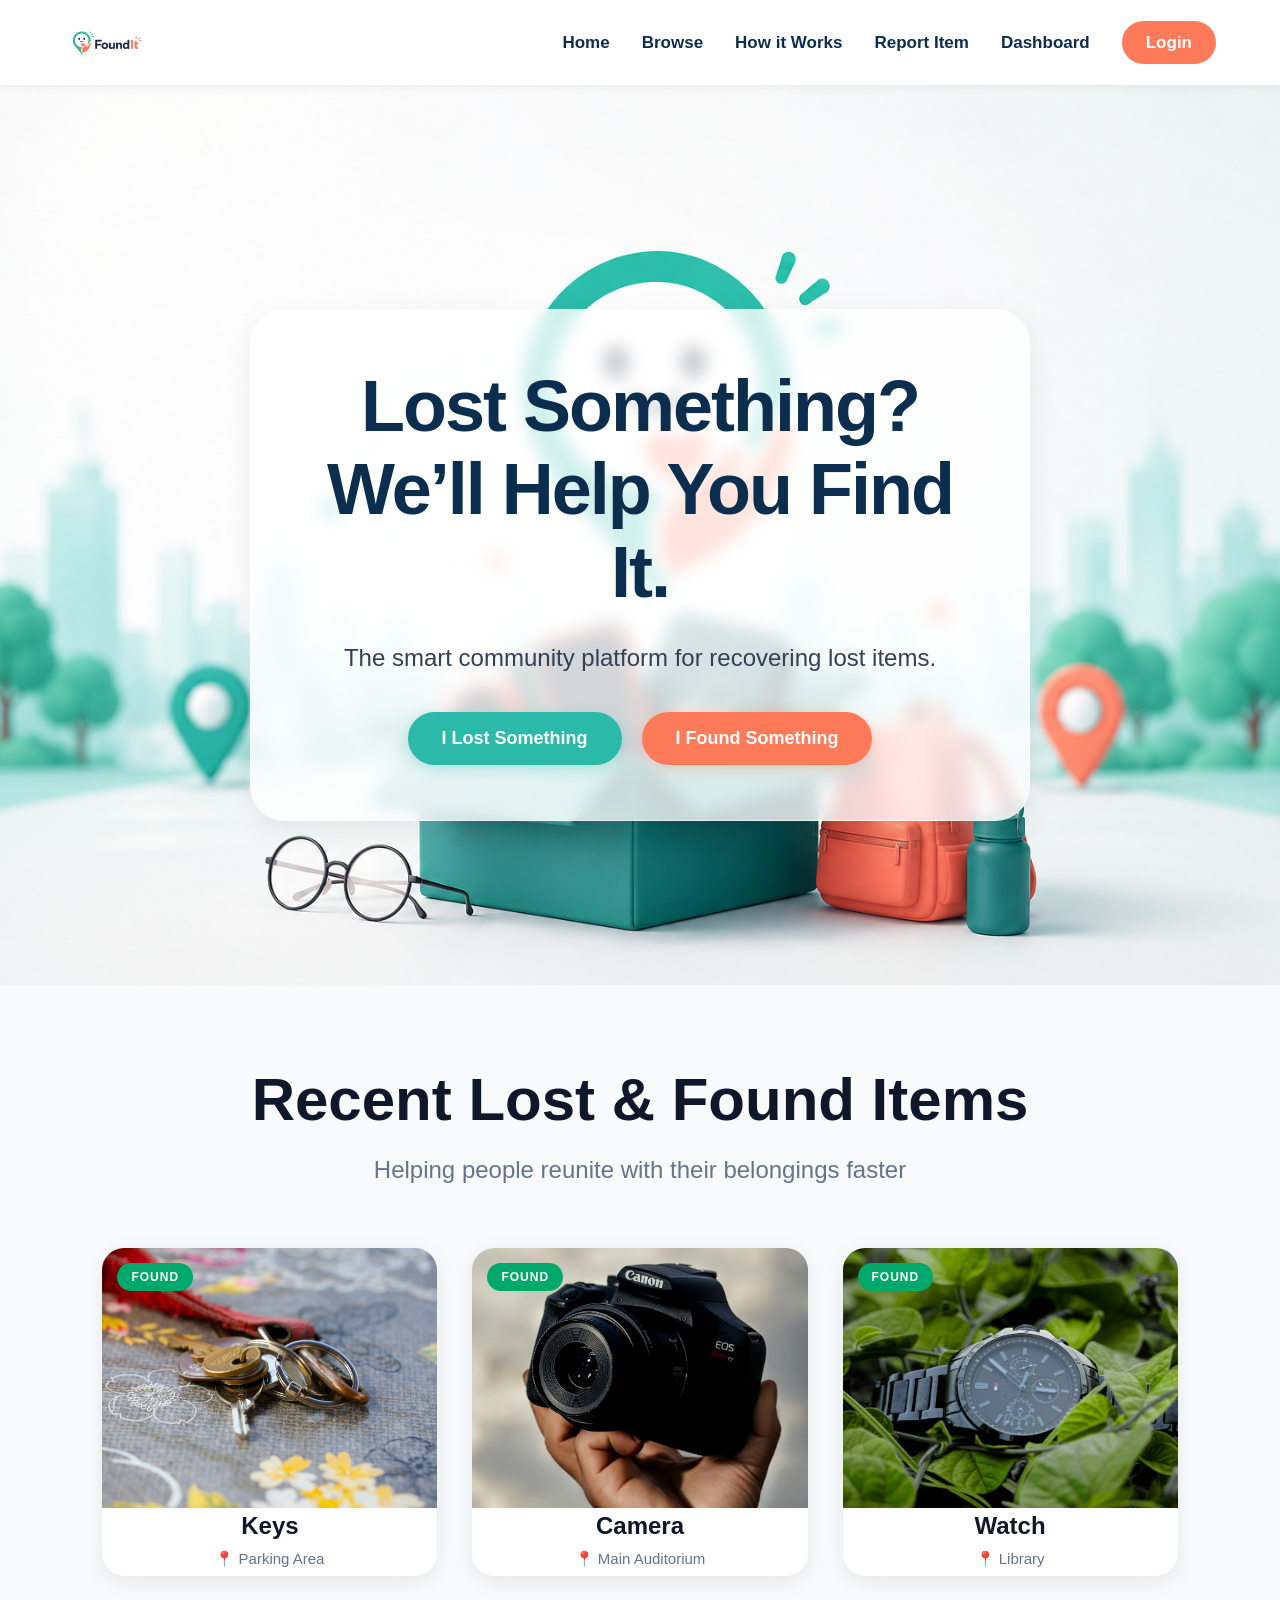
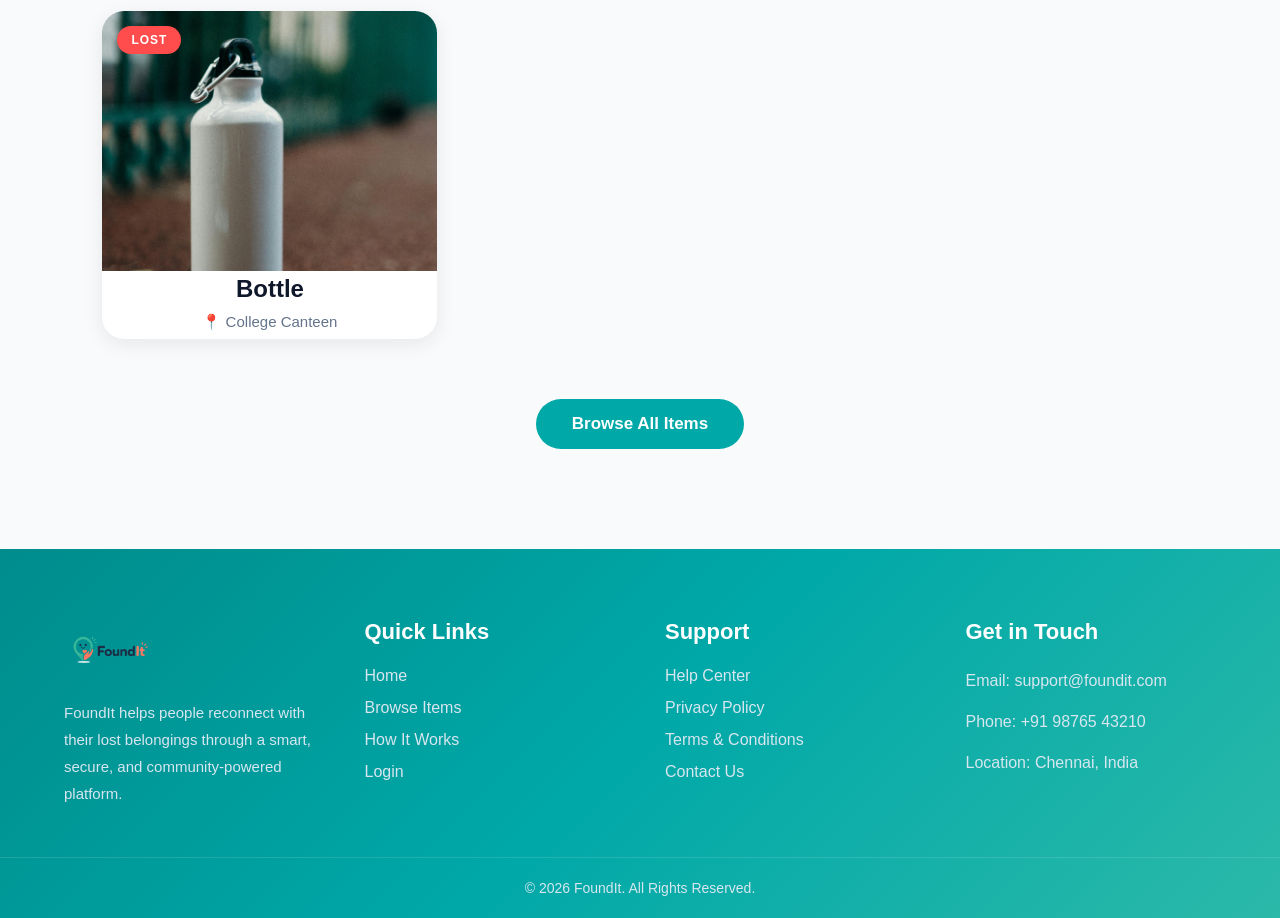
<file: frontend/index.html>
<!DOCTYPE html>

<html lang="en">
<head>
<meta charset="UTF-8">
<meta name="viewport" content="width=device-width, initial-scale=1.0">
<title>FoundIt - Lost & Found</title>
<link rel="stylesheet" href="css/styles.css">
</head>

<body>

<!-- NAVBAR -->

<nav class="navbar">

<div class="logo-area">
    <img src="images/logo.png" class="logo">
</div>

<div class="menu-toggle" id="menuToggle">
    ☰
</div>

<ul class="nav-links">

    <li><a href="index.html">Home</a></li>

    <li><a href="browse.html">Browse</a></li>

    <li><a href="howitworks.html">How it Works</a></li>

    <li><a href="report.html">Report Item</a></li>

    <li><a href="dashboard.html">Dashboard</a></li>

    <li><a href="login.html" class="login-btn">Login</a></li>

</ul>

</nav>

<!-- HERO FULL SCREEN -->

<section class="hero">

<div class="hero-overlay"></div>

<div class="hero-content">

    <h1>Lost Something?<br>We’ll Help You Find It.</h1>

    <p>
        The smart community platform for recovering lost items.
    </p>

    <div class="hero-buttons">

        <a href="report.html?type=lost">
            <button class="lost-btn">
                I Lost Something
            </button>
        </a>

        <a href="report.html?type=found">
            <button class="found-btn">
                I Found Something
            </button>
        </a>

    </div>

</div>

</section>

<!-- RECENT ITEMS SECTION -->

<section class="recent-items">

<div class="recent-header">

    <h2>Recent Lost & Found Items</h2>

    <p class="section-subtitle">
        Helping people reunite with their belongings faster
    </p>

</div>

<div class="items-grid">

    <div class="item-card">
        <img src="images/idcard.jpg" alt="Lost idcard">
        <h3>ID Card</h3>
        <p>Found near Library</p>
    </div>

    <div class="item-card">
        <img src="images/wallet.jpg" alt="Lost wallet">
        <h3>Wallet</h3>
        <p>Lost in Cafeteria</p>
    </div>

    <div class="item-card">
        <img src="images/keys.jpeg" alt="Lost Keys">
        <h3>Keys</h3>
        <p>Found in Parking Area</p>
    </div>

    <div class="item-card">
        <img src="images/phone.jpg" alt="Lost Phone">
        <h3>Phone</h3>
        <p>Lost in Auditorium</p>
    </div>

</div>

<div class="browse-btn-wrapper">

    <a href="browse.html" class="browse-btn">
        Browse All Items
    </a>

</div>

</section>

<!-- FOOTER -->

<footer class="footer">

<div class="footer-container">

    <div class="footer-about">

        <img src="images/logo.png"
             alt="FoundIt Logo"
             class="footer-logo">

        <p>
            FoundIt helps people reconnect with their lost belongings
            through a smart, secure, and community-powered platform.
        </p>

    </div>

    <div class="footer-links">

        <h3>Quick Links</h3>

        <a href="index.html">Home</a>
        <a href="browse.html">Browse Items</a>
        <a href="howitworks.html">How It Works</a>
        <a href="login.html">Login</a>

    </div>

    <div class="footer-links">

        <h3>Support</h3>

        <a href="#">Help Center</a>
        <a href="#">Privacy Policy</a>
        <a href="#">Terms & Conditions</a>
        <a href="#">Contact Us</a>

    </div>

    <div class="footer-contact">

        <h3>Get in Touch</h3>

        <p>Email: support@foundit.com</p>
        <p>Phone: +91 98765 43210</p>
        <p>Location: Chennai, India</p>

    </div>

</div>

<div class="footer-bottom">

    <p>© 2026 FoundIt. All Rights Reserved.</p>

</div>

</footer>

<script src="js/storage.js"></script>
<script src="js/auth.js"></script>
<script src="js/notifications.js"></script>
<script src="js/chat.js"></script>
<script src="js/browse.js"></script>
<script src="js/admin.js"></script>
<script src="js/dashboard.js"></script>
<script src="js/script.js"></script>

</body>
</html>
</file>
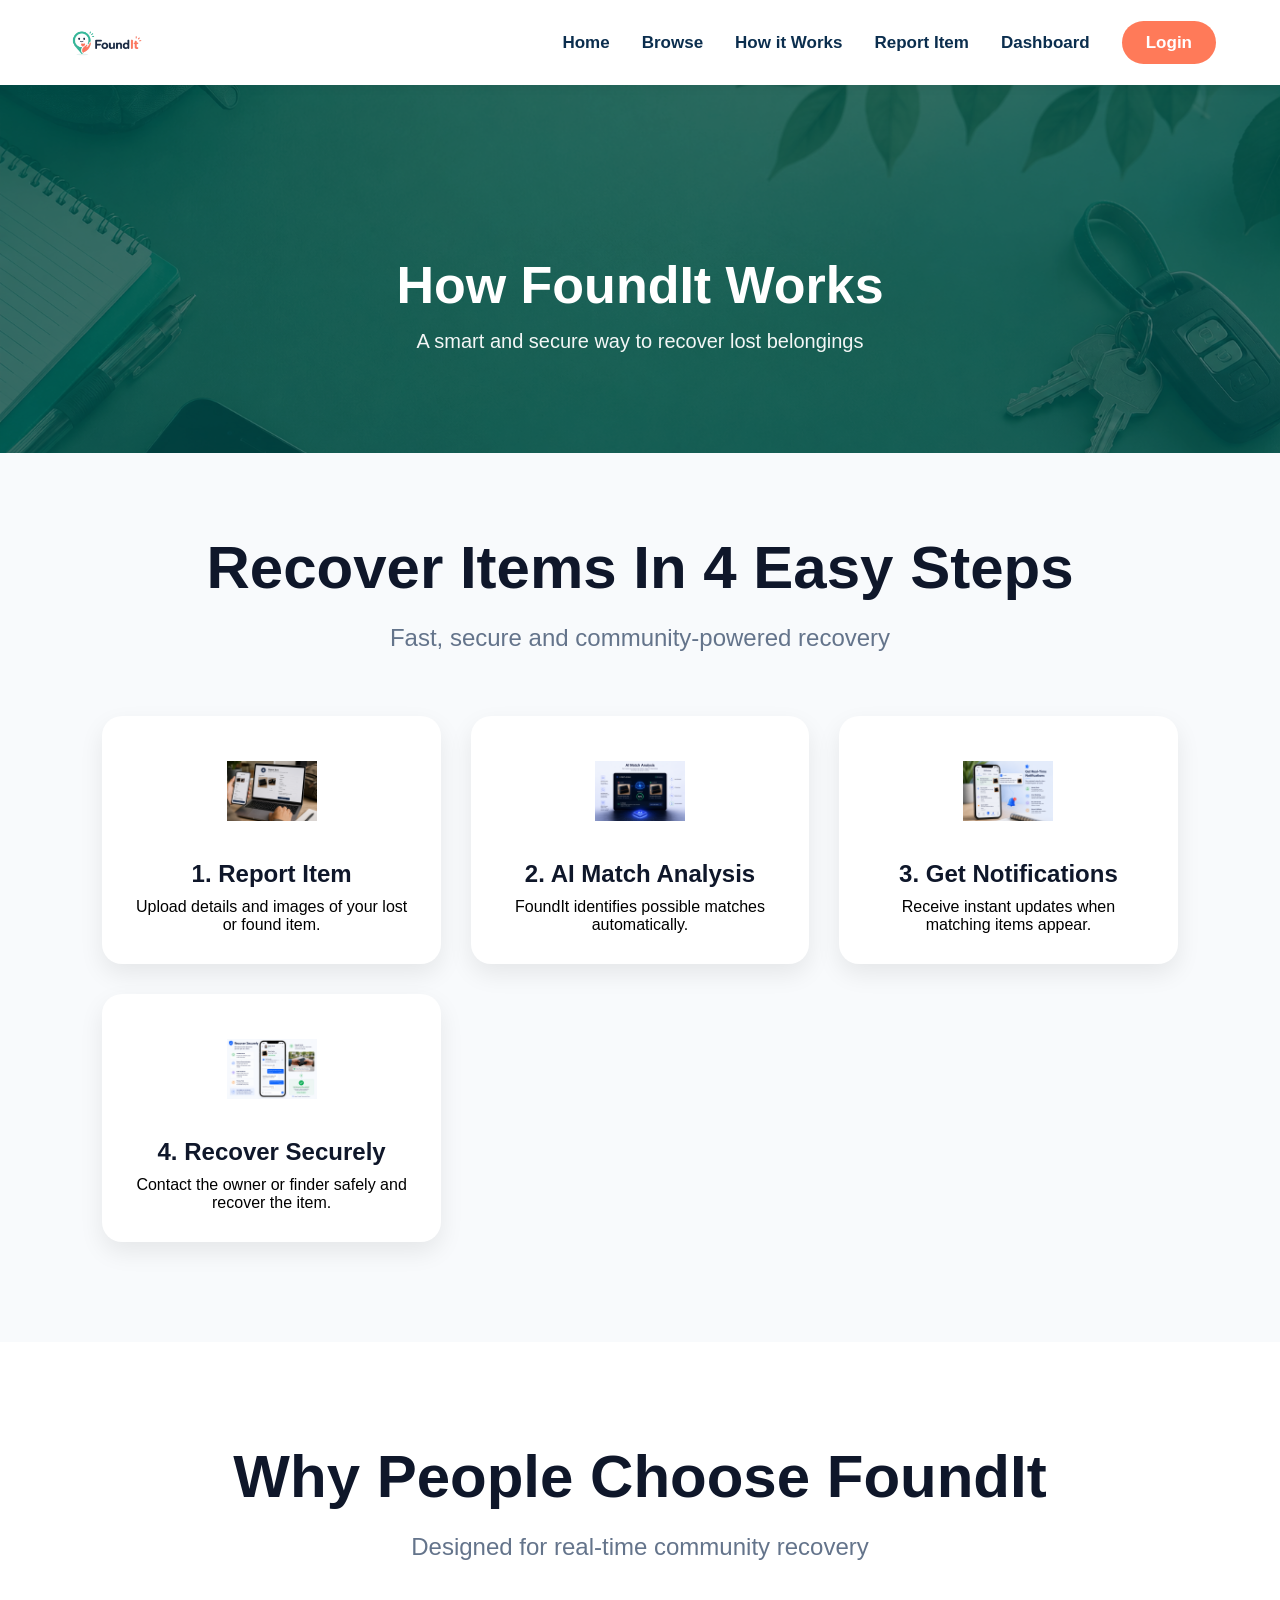
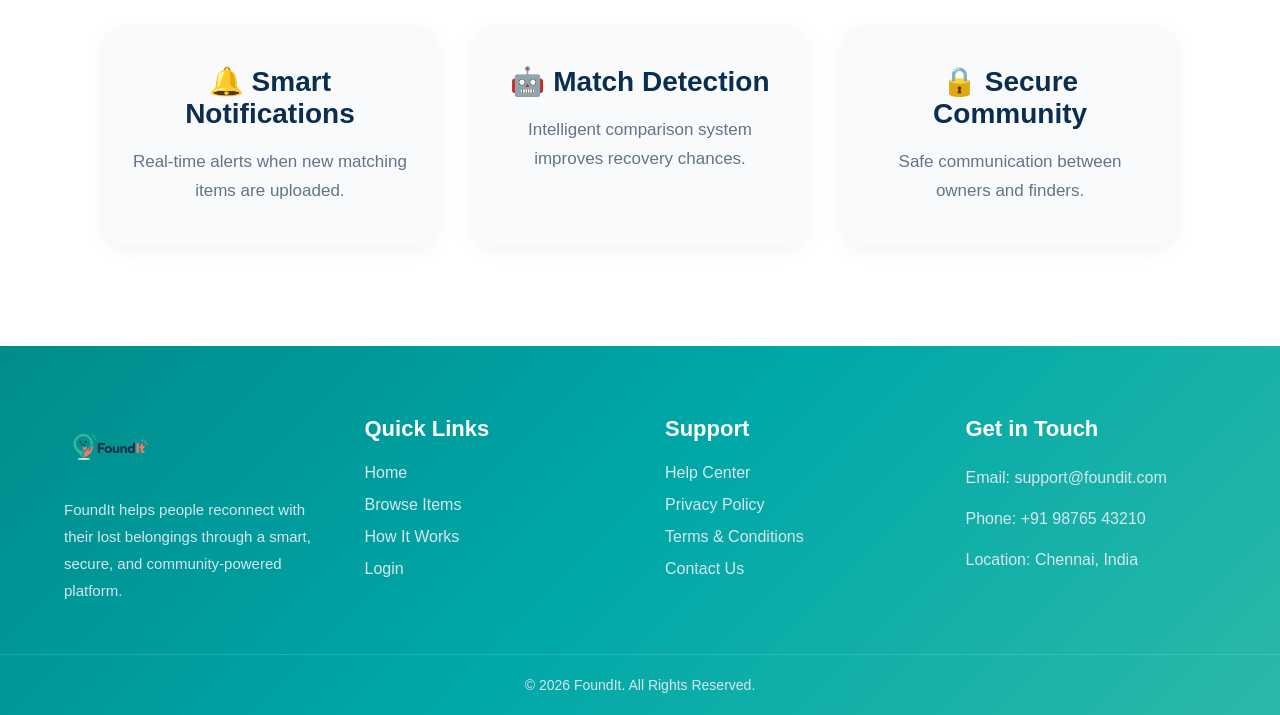
<file: frontend/howitworks.html>
<!DOCTYPE html>
<html lang="en">

<head>
    <meta charset="UTF-8">
    <meta name="viewport" content="width=device-width, initial-scale=1.0">
    <title>How It Works | FoundIt</title>

    <link rel="stylesheet" href="css/styles.css">
</head>

<body>

    <!-- NAVBAR -->
    <nav class="navbar">

        <div class="logo-area">
            <img src="images/logo.png" class="logo" alt="FoundIt Logo">
        </div>

        <div class="menu-toggle" id="menuToggle">
            ☰
        </div>

        <ul class="nav-links">
            <li><a href="index.html">Home</a></li>
            <li><a href="browse.html">Browse</a></li>
            <li><a href="howitworks.html">How it Works</a></li>
            <li><a href="report.html">Report Item</a></li>
            <li><a href="dashboard.html">Dashboard</a></li>
            <li><a href="login.html" class="login-btn">Login</a></li>
        </ul>

    </nav>

    <!-- HERO -->
    <section class="browse-hero">

        <h1>How FoundIt Works</h1>

        <p>
            A smart and secure way to recover lost belongings
        </p>

    </section>

    <!-- PROCESS SECTION -->
    <section class="recent-items">

        <div class="recent-header">

            <h2>Recover Items In 4 Easy Steps</h2>

            <p class="section-subtitle">
                Fast, secure and community-powered recovery
            </p>

        </div>

        <!-- CHANGED FROM items-grid -->
        <div class="steps-grid">

            <!-- STEP 1 -->
            <div class="item-card">

                <img src="images/report.png" alt="Report Item">

                <h3>1. Report Item</h3>

                <p>
                    Upload details and images of your lost or found item.
                </p>

            </div>

            <!-- STEP 2 -->
            <div class="item-card">

                <img src="images/ai-analysis.png" alt="AI Analysis">

                <h3>2. AI Match Analysis</h3>

                <p>
                    FoundIt identifies possible matches automatically.
                </p>

            </div>

            <!-- STEP 3 -->
            <div class="item-card">

                <img src="images/notification.png" alt="Notifications">

                <h3>3. Get Notifications</h3>

                <p>
                    Receive instant updates when matching items appear.
                </p>

            </div>

            <!-- STEP 4 -->
            <div class="item-card">

                <img src="images/secure.png" alt="Secure Recovery">

                <h3>4. Recover Securely</h3>

                <p>
                    Contact the owner or finder safely and recover the item.
                </p>

            </div>

        </div>

    </section>

    <!-- EXTRA FEATURES -->
    <section class="how-features">

        <div class="recent-header">

            <h2>Why People Choose FoundIt</h2>

            <p class="section-subtitle">
                Designed for real-time community recovery
            </p>

        </div>

        <div class="features-grid">

            <div class="feature-card">

                <h3>🔔 Smart Notifications</h3>

                <p>
                    Real-time alerts when new matching items are uploaded.
                </p>

            </div>

            <div class="feature-card">

                <h3>🤖 Match Detection</h3>

                <p>
                    Intelligent comparison system improves recovery chances.
                </p>

            </div>

            <div class="feature-card">

                <h3>🔒 Secure Community</h3>

                <p>
                    Safe communication between owners and finders.
                </p>

            </div>

        </div>

    </section>

    <!-- FOOTER -->
    <footer class="footer">

        <div class="footer-container">

            <div class="footer-about">

                <img src="images/logo.png" alt="FoundIt Logo" class="footer-logo">

                <p>
                    FoundIt helps people reconnect with their lost belongings
                    through a smart, secure, and community-powered platform.
                </p>

            </div>

            <div class="footer-links">

                <h3>Quick Links</h3>

                <a href="index.html">Home</a>
                <a href="browse.html">Browse Items</a>
                <a href="howitworks.html">How It Works</a>
                <a href="login.html">Login</a>

            </div>

            <div class="footer-links">

                <h3>Support</h3>

                <a href="#">Help Center</a>
                <a href="#">Privacy Policy</a>
                <a href="#">Terms & Conditions</a>
                <a href="#">Contact Us</a>

            </div>

            <div class="footer-contact">

                <h3>Get in Touch</h3>

                <p>Email: support@foundit.com</p>
                <p>Phone: +91 98765 43210</p>
                <p>Location: Chennai, India</p>

            </div>

        </div>

        <div class="footer-bottom">

            <p>© 2026 FoundIt. All Rights Reserved.</p>

        </div>

    </footer>

    <!-- ONLY THIS SCRIPT -->
    <script src="js/script.js"></script>

</body>

</html>
</file>
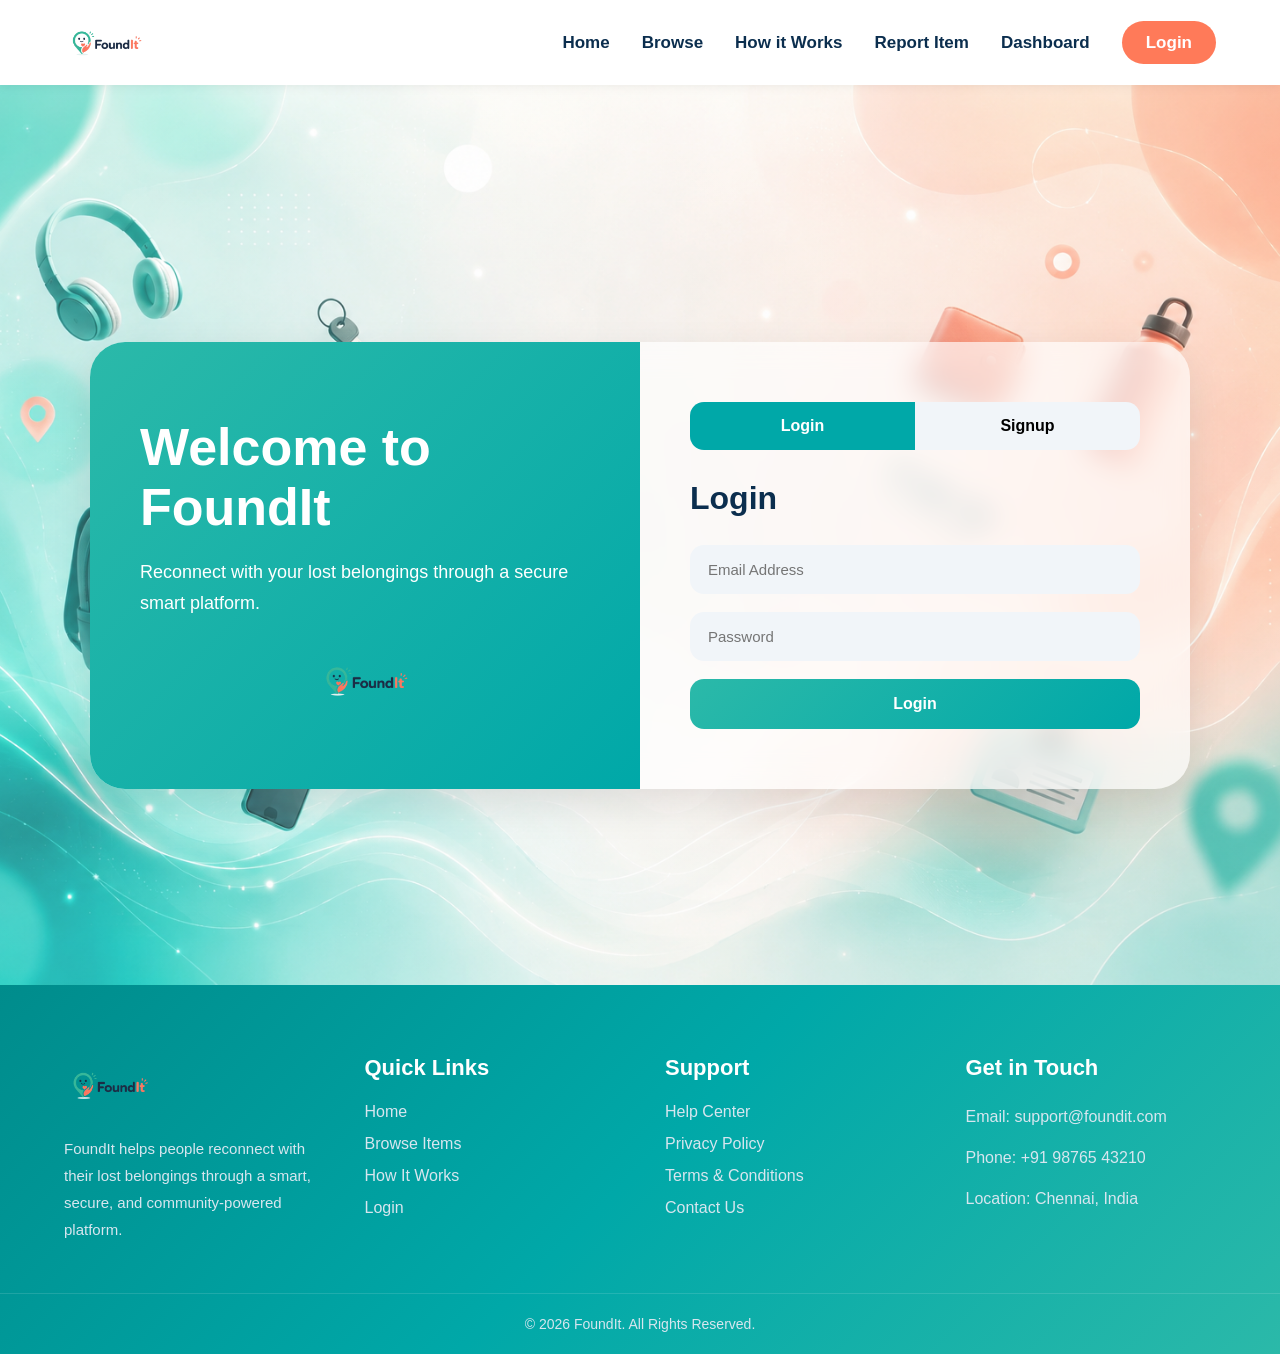
<file: frontend/login.html>
<!DOCTYPE html>
<html lang="en">

<head>
<meta charset="UTF-8">
<meta name="viewport" content="width=device-width, initial-scale=1.0">

<title>Login - FoundIt</title>

<link rel="stylesheet" href="css/styles.css">

</head>

<body>

<!-- NAVBAR -->
<nav class="navbar">

    <div class="logo-area">
        <img src="images/logo.png" class="logo-img">
    </div>

    <div class="menu-toggle" id="menuToggle">
        ☰
    </div>

    <ul class="nav-links">
        <li><a href="index.html">Home</a></li>
        <li><a href="browse.html">Browse</a></li>
        <li><a href="howitworks.html">How it Works</a></li>
        <li><a href="report.html">Report Item</a></li>
        <li><a href="dashboard.html">Dashboard</a></li>
         <li><a href="login.html" class="login-btn">Login</a></li>
    </ul>

</nav>

<!-- LOGIN SECTION -->
<section class="login-section">

    <div class="login-container">

        <!-- LEFT -->
        <div class="login-left">

            <h1>Welcome to FoundIt</h1>

            <p>
                Reconnect with your lost belongings
                through a secure smart platform.
            </p>

            <img src="images/logo.png" class="login-logo">

        </div>

        <!-- RIGHT -->
        <div class="login-right">

            <!-- TOGGLE -->
            <div class="form-toggle">

                <button id="loginToggle"
                    class="active-toggle">
                    Login
                </button>

                <button id="signupToggle">
                    Signup
                </button>

            </div>

            <!-- LOGIN FORM -->
            <form id="loginForm" class="auth-form">

                <h2>Login</h2>

                <input
                    type="email"
                    id="loginEmail"
                    placeholder="Email Address"
                    required
                >

                <input
                    type="password"
                    id="loginPassword"
                    placeholder="Password"
                    required
                >

                <button type="submit">
                    Login
                </button>

            </form>

            <!-- SIGNUP FORM -->
            <form id="signupForm"
                class="auth-form hidden-form">

                <h2>Create Account</h2>

                <input
                    type="text"
                    id="signupName"
                    placeholder="Full Name"
                    required
                >

                <input
                    type="email"
                    id="signupEmail"
                    placeholder="Email Address"
                    required
                >

                <input
                    type="password"
                    id="signupPassword"
                    placeholder="Password"
                    required
                >

                <button type="submit">
                    Signup
                </button>

            </form>

        </div>

    </div>

</section>

<footer class="footer">

    <div class="footer-container">

        <!-- LEFT -->
        <div class="footer-about">

            <img src="images/logo.png" alt="FoundIt Logo" class="footer-logo">

            <p>
                FoundIt helps people reconnect with their lost belongings
                through a smart, secure, and community-powered platform.
            </p>

        </div>

        <!-- QUICK LINKS -->
        <div class="footer-links">

            <h3>Quick Links</h3>

            <a href="index.html">Home</a>
            <a href="browse.html">Browse Items</a>
            <a href="howitworks.html">How It Works</a>
            <a href="login.html">Login</a>

        </div>

        <!-- SUPPORT -->
        <div class="footer-links">

            <h3>Support</h3>

            <a href="#">Help Center</a>
            <a href="#">Privacy Policy</a>
            <a href="#">Terms & Conditions</a>
            <a href="#">Contact Us</a>

        </div>

        <!-- CONTACT -->
        <div class="footer-contact">

            <h3>Get in Touch</h3>

            <p>Email: support@foundit.com</p>
            <p>Phone: +91 98765 43210</p>
            <p>Location: Chennai, India</p>

        </div>

    </div>

    <!-- BOTTOM -->
    <div class="footer-bottom">

        <p>© 2026 FoundIt. All Rights Reserved.</p>

    </div>

</footer>
<script src="js/storage.js"></script>
<script src="js/auth.js"></script>
<script src="js/notifications.js"></script>
<script src="js/chat.js"></script>
<script src="js/browse.js"></script>
<script src="js/admin.js"></script>
<script src="js/dashboard.js"></script>
<script src="js/script.js"></script>

</body>
</html>
</file>
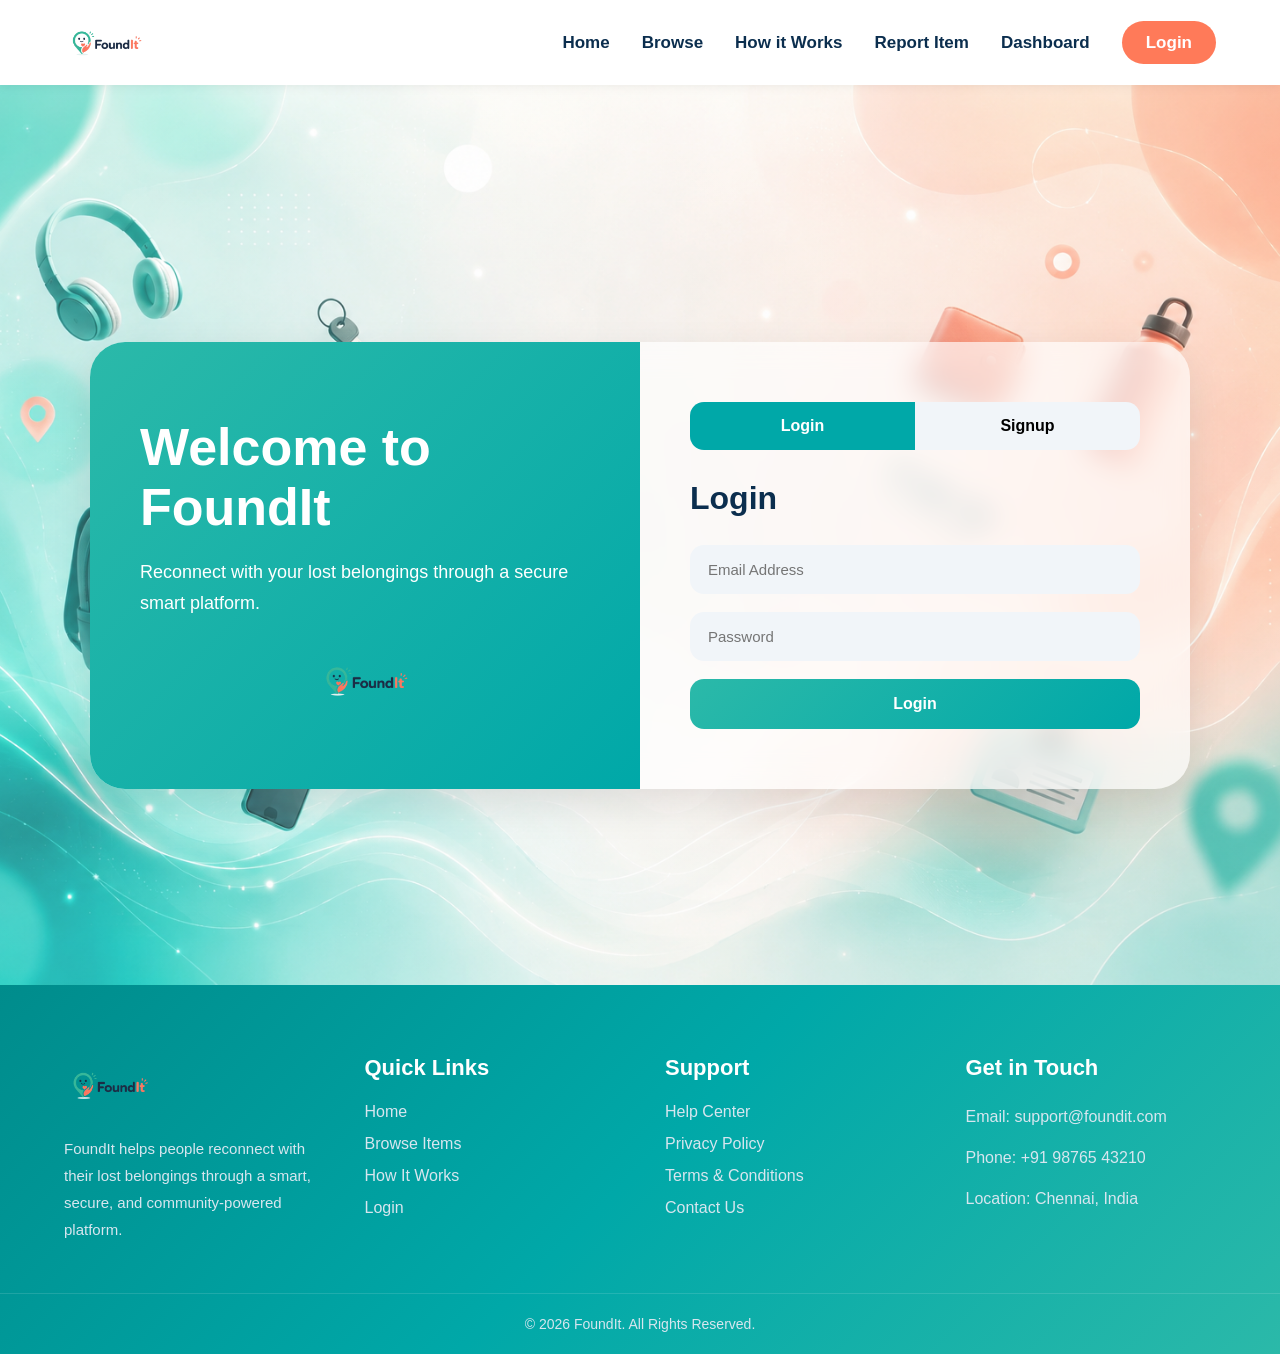
<file: frontend/report.html>
<!DOCTYPE html>
<html lang="en">

<head>

<meta charset="UTF-8">

<meta name="viewport" content="width=device-width, initial-scale=1.0">

<title>Report Item - FoundIt</title>

<link rel="stylesheet" href="css/styles.css">

</head>

<body>

<!-- NAVBAR -->

<nav class="navbar">

    <div class="logo-area">

        <img src="images/logo.png" class="logo-img">

    </div>

    <div class="menu-toggle" id="menuToggle">

        ☰

    </div>

    <ul class="nav-links">

        <li><a href="index.html">Home</a></li>

        <li><a href="browse.html">Browse</a></li>

        <li><a href="howitworks.html">How it Works</a></li>

        <li><a href="report.html">Report Item</a></li>

        <li><a href="dashboard.html">Dashboard</a></li>

        <li><a href="login.html" class="login-btn">Login</a></li>

    </ul>

</nav>

<!-- REPORT SECTION -->

<section class="report-section">

    <h1>Report Lost / Found Item</h1>

    <p>
        Submit details about your lost or found item securely.
    </p>

    <!-- FORM -->

    <form class="report-form" id="reportForm">

        <!-- TITLE -->

        <input 
            type="text" 
            id="title" 
            placeholder="Item Name"
            required
        >

        <!-- LOCATION -->

        <input 
            type="text" 
            id="location" 
            placeholder="Location"
            required
        >

        <!-- CATEGORY -->

        <select id="category" required>

            <option value="">
                Select Category
            </option>

            <option value="Electronics">
                Electronics
            </option>

            <option value="Wallet">
                Wallet
            </option>

            <option value="Keys">
                Keys
            </option>

            <option value="ID Card">
                ID Card
            </option>

            <option value="Bag">
                Bag
            </option>

        </select>

        <!-- TYPE -->

        <select id="type" required>

            <option value="">
                Select Type
            </option>

            <option value="lost">
                Lost
            </option>

            <option value="found">
                Found
            </option>

        </select>

        <!-- DESCRIPTION -->

        <textarea
            id="description"
            placeholder="Describe the item..."
        ></textarea>

        <!-- IMAGE -->

        <input type="file" id="image">

        <!-- BUTTON -->

        <button type="submit">

            Submit Report

        </button>

    </form>

</section>

<!-- FOOTER -->

<footer class="footer">

    <div class="footer-container">

        <!-- ABOUT -->

        <div class="footer-about">

            <img 
                src="images/logo.png"
                alt="FoundIt Logo"
                class="footer-logo"
            >

            <p>
                FoundIt helps people reconnect with their lost belongings
                through a smart, secure, and community-powered platform.
            </p>

        </div>

        <!-- QUICK LINKS -->

        <div class="footer-links">

            <h3>Quick Links</h3>

            <a href="index.html">Home</a>

            <a href="browse.html">Browse Items</a>

            <a href="howitworks.html">How It Works</a>

            <a href="report.html">Report Item</a>

        </div>

        <!-- SUPPORT -->

        <div class="footer-links">

            <h3>Support</h3>

            <a href="#">Help Center</a>

            <a href="#">Privacy Policy</a>

            <a href="#">Terms & Conditions</a>

            <a href="#">Contact Us</a>

        </div>

        <!-- CONTACT -->

        <div class="footer-contact">

            <h3>Get in Touch</h3>

            <p>Email: support@foundit.com</p>

            <p>Phone: +91 98765 43210</p>

            <p>Location: Chennai, India</p>

        </div>

    </div>

    <!-- FOOTER BOTTOM -->

    <div class="footer-bottom">

        <p>© 2026 FoundIt. All Rights Reserved.</p>

    </div>

</footer>

<script src="js/storage.js"></script>
<script src="js/auth.js"></script>
<script src="js/notifications.js"></script>
<script src="js/chat.js"></script>
<script src="js/browse.js"></script>
<script src="js/admin.js"></script>
<script src="js/dashboard.js"></script>
<script src="js/script.js"></script>

</body>
</html>
</file>
<file: frontend/css/styles.css>
/* =========================
   RESET
========================= */
*{
    margin:0;
    padding:0;
    box-sizing:border-box;
    font-family:'Segoe UI', sans-serif;
}

html{
    scroll-behavior:smooth;
}

body{
    background:#f8fafc;
    overflow-x:hidden;
}

/* =========================
   COLORS
========================= */
:root{
    --primary:#2bb9a9;
    --secondary:#ff7a59;
    --dark:#1c2b36;
    --light:#ffffff;
}

/* =========================
   NAVBAR
========================= */
/* =========================
   NAVBAR (UNIFIED FIX)
========================= */

.navbar{
    position: sticky;
    top: 0;
    width: 100%;
    height: 85px;

    display: flex;
    justify-content: space-between;
    align-items: center;

    padding: 0 5%;

    background: rgba(255,255,255,0.95);
    backdrop-filter: blur(12px);

    box-shadow: 0 2px 10px rgba(0,0,0,0.06);

    z-index: 1000;
}

/* LOGO */


/* NAV LINKS (DESKTOP) */
.nav-links{
    display: flex;
    align-items: center;
    gap: 32px;

    list-style: none;
}

/* LINKS */
.nav-links a{
    text-decoration: none;
    color: #0B2E4E;
    font-weight: 700;
    font-size: 17px;
    transition: 0.3s;
}

.nav-links a:hover{
    color: var(--secondary);
}

/* LOGIN BUTTON */
.login-btn{
    background: var(--secondary);
    color: white !important;

    padding: 12px 22px;
    border-radius: 30px;

    transition: 0.3s;
}

.login-btn:hover{
    background: #ff6a45;
    transform: translateY(-2px);
}

/* HAMBURGER */
.menu-toggle{
    display: none;
    font-size: 34px;
    cursor: pointer;
    color: #0B2E4E;
}

/* MOBILE */
@media(max-width:768px){

    .menu-toggle{
        display: block;
    }

    .nav-links{
        position: fixed;
        top: 85px;
        right: -100%;

        width: 260px;
        height: calc(100vh - 85px);

        background: white;

        flex-direction: column;
        align-items: center;
        justify-content: flex-start;

        padding-top: 50px;
        gap: 28px;

        transition: 0.4s ease;

        box-shadow: -5px 0 20px rgba(0,0,0,0.08);
    }

    .nav-links.active{
        right: 0;
    }

    .nav-links li{
        width: 100%;
        text-align: center;
    }

    .nav-links a{
        display: block;
        width: 100%;
        padding: 12px;
    }
}
/* LOGIN BUTTON */
.login-btn{
    background:var(--secondary);

    color:white !important;

    padding:12px 24px;

    border-radius:30px;

    transition:0.3s;
}

.login-btn:hover{
    background:#ff6a45;

    transform:translateY(-2px);
}

/* =========================
   HERO SECTION
========================= */
.hero{
    min-height:100vh;

    background:url("../images/hero.png") center/cover no-repeat;

    display:flex;
    align-items:center;
    justify-content:center;

    position:relative;

    padding:120px 20px 60px;
}

/* HERO CONTENT */
.hero-content{
    position:relative;

    text-align:center;

    max-width:780px;

    padding:55px 45px;

    z-index:2;

    background:rgba(255,255,255,0.78);

    backdrop-filter:blur(8px);

    border-radius:35px;

    border:1px solid rgba(255,255,255,0.5);

    box-shadow:0 8px 30px rgba(0,0,0,0.08);
}

/* HERO TITLE */
.hero-content h1{
    font-size:72px;

    color:#0B2E4E;

    line-height:1.15;

    margin-bottom:25px;

    font-weight:800;

    letter-spacing:-2px;
}

/* HERO DESCRIPTION */
.hero-content p{
    font-size:24px;

    margin-bottom:35px;

    color:#334155;

    line-height:1.6;

    font-weight:500;
}

/* HERO BUTTONS */
.hero-buttons{
    display:flex;

    justify-content:center;

    gap:20px;

    flex-wrap:wrap;
}

.hero-buttons button{
    padding:16px 34px;

    border:none;

    border-radius:40px;

    font-size:18px;

    font-weight:600;

    cursor:pointer;

    transition:0.3s;
}

/* LOST BUTTON */
.lost-btn{
    background:var(--primary);

    color:white;

    box-shadow:0 4px 14px rgba(43,185,169,0.3);
}

/* FOUND BUTTON */
.found-btn{
    background:var(--secondary);

    color:white;

    box-shadow:0 4px 14px rgba(255,122,89,0.3);
}

/* BUTTON HOVER */
.hero-buttons button:hover{
    transform:translateY(-4px) scale(1.03);
}

/* =========================
   RECENT ITEMS
========================= */
.recent-items{
    padding:80px 8% 100px;

    background:#f8fafc;
}

/* HEADER */
.recent-header{
    text-align:center;

    margin-bottom:60px;
}

.recent-header h2{
    font-size:60px;

    color:#0f172a;

    margin-bottom:18px;

    font-weight:700;
}

.section-subtitle{
    color:#64748b;

    font-size:24px;

    line-height:1.5;
}

/* =========================
   ITEMS GRID
========================= */
.items-grid{
    display:grid;

    grid-template-columns:
    repeat(auto-fit, minmax(280px,1fr));

    gap:35px;

    margin-top:20px;
}

/* ITEM CARD */
.item-card{
    background:white;

    border-radius:22px;

    overflow:hidden;

    box-shadow:0 5px 20px rgba(0,0,0,0.08);

    transition:0.3s;

    position:relative;
}

.item-card:hover{
    transform:translateY(-8px);

    box-shadow:0 14px 30px rgba(0,0,0,0.12);
}

/* IMAGE */
.item-card img{
    width:100%;

    height:260px;

    object-fit:cover;
}

/* TAG */
.tag{
    position:absolute;

    top:15px;
    left:15px;

    padding:7px 14px;

    border-radius:30px;

    color:white;

    font-size:12px;

    font-weight:700;

    letter-spacing:1px;

    z-index:2;
}

.found{
    background:#00A86B;
}

.lost{
    background:#ff4d4d;
}

/* ITEM INFO */
.item-info{
    padding:22px;
}

/* TITLE */
.item-card h3{
    font-size:24px;

    color:#0f172a;

    margin-bottom:10px;

    text-align:center;
}

/* LOCATION */
.location{
    color:#64748b;

    font-size:16px;

    margin-bottom:8px;

    text-align:center;
}

/* DATE */
.date{
    color:#94a3b8;

    font-size:14px;

    margin-bottom:20px;

    text-align:center;
}

/* DETAILS BUTTON */
.details-btn{
    width:100%;

    padding:14px;

    border:none;

    border-radius:14px;

    background:#00A8A8;

    color:white;

    font-size:15px;

    font-weight:600;

    cursor:pointer;

    transition:0.3s;
}

.details-btn:hover{
    background:#007c7c;
}

/* =========================
   BROWSE BUTTON
========================= */
.browse-btn-wrapper{
    display:flex;

    justify-content:center;

    margin-top:60px;
}

.browse-btn{
    display:inline-block;

    padding:15px 36px;

    background:#00A8A8;

    color:white;

    text-decoration:none;

    border-radius:35px;

    font-weight:600;

    font-size:17px;

    transition:0.3s;
}

.browse-btn:hover{
    background:#007C7C;

    transform:scale(1.05);
}

/* =========================
   BROWSE HERO
========================= */
.browse-hero{
    padding:170px 20px 100px;

    background:url("../images/browsebg.png");

    background-size:cover;
    background-position:center;
    background-repeat:no-repeat;

    text-align:center;

    color:white;

    position:relative;

    overflow:hidden;
}

.browse-hero::before{
    content:"";

    position:absolute;
    top:0;
    left:0;

    width:100%;
    height:100%;

    background:rgba(0,0,0,0.45);

    z-index:1;
}

.browse-hero h1,
.browse-hero p{
    position:relative;

    z-index:2;
}

.browse-hero h1{
    font-size:52px;

    margin-bottom:15px;

    font-weight:700;
}

.browse-hero p{
    font-size:20px;

    opacity:0.95;
}

/* =========================
   SEARCH FILTER SECTION
========================= */
.search-filter-section{
    width:100%;

    background:#f8fafc;

    padding:50px 8%;
}

.search-filter-container{
    background:white;

    border-radius:24px;

    padding:30px;

    display:flex;

    justify-content:center;

    align-items:center;

    gap:20px;

    flex-wrap:wrap;

    box-shadow:0 8px 25px rgba(0,0,0,0.06);
}

.search-box-wrapper{
    flex:1;

    min-width:280px;
}

.search-box{
    width:100%;

    padding:18px 22px;

    border:none;

    border-radius:16px;

    background:#f1f5f9;

    font-size:16px;

    outline:none;

    transition:0.3s;
}

.search-box:focus{
    background:white;

    box-shadow:0 0 0 3px rgba(43,185,169,0.15);
}

.filter{
    padding:18px 22px;

    border:none;

    border-radius:16px;

    background:#f1f5f9;

    font-size:16px;

    color:#334155;

    min-width:180px;

    outline:none;

    cursor:pointer;

    transition:0.3s;
}

.filter:hover{
    background:#e2e8f0;
}

/* =========================
   HOW IT WORKS
========================= */
.how-features{
    padding:100px 8%;

    background:white;
}

.features-grid{
    display:grid;

    grid-template-columns:
    repeat(auto-fit,minmax(280px,1fr));

    gap:35px;
}

.feature-card{
    background:#f8fafc;

    padding:40px 30px;

    border-radius:25px;

    text-align:center;

    transition:0.3s;

    box-shadow:0 5px 20px rgba(0,0,0,0.05);
}

.feature-card:hover{
    transform:translateY(-8px);
}

.feature-card h3{
    font-size:28px;

    color:#0B2E4E;

    margin-bottom:18px;
}

.feature-card p{
    color:#64748b;

    line-height:1.7;

    font-size:17px;
}

/* =========================
   REPORT PAGE
========================= */

.report-section{
    padding:140px 20px 80px;

    display:flex;
    justify-content:center;
    align-items:center;
    flex-direction:column;

    text-align:center;

    position:relative;

    background:
    linear-gradient(
        rgba(255,255,255,0.45),
        rgba(255,255,255,0.45)
    ),
    url("../images/reportbg.png");

    background-size:cover;
    background-position:center;
    background-repeat:no-repeat;

    overflow:hidden;
}

/* TITLE */
.report-section h1{
    font-size:52px;

    color:#0B2E4E;

    margin-bottom:15px;

    font-weight:800;

    position:relative;

    z-index:2;
}

/* SUBTEXT */
.report-section p{
    font-size:20px;

    color:#475569;

    margin-bottom:35px;

    position:relative;

    z-index:2;

    line-height:1.6;
}

/* FORM CARD */
.report-form{
    width:100%;
    max-width:520px;

    background:rgba(255,255,255,0.78);

    backdrop-filter:blur(14px);

    border-radius:28px;

    padding:40px;

    display:flex;
    flex-direction:column;

    gap:20px;

    box-shadow:0 10px 35px rgba(0,0,0,0.08);

    position:relative;

    z-index:2;
}

/* INPUTS */
.report-form input,
.report-form select,
.report-form textarea{
    width:100%;

    padding:17px 18px;

    border:none;

    border-radius:16px;

    background:#f1f5f9;

    font-size:16px;

    outline:none;

    transition:0.3s;

    resize:none;

    color:#0f172a;
}

/* PLACEHOLDER */
.report-form input::placeholder,
.report-form textarea::placeholder{
    color:#64748b;
}

/* TEXTAREA */
.report-form textarea{
    min-height:120px;
}

/* INPUT FOCUS */
.report-form input:focus,
.report-form select:focus,
.report-form textarea:focus{
    background:white;

    box-shadow:0 0 0 3px rgba(43,185,169,0.18);
}

/* FILE INPUT */
.report-form input[type="file"]{
    background:white;

    cursor:pointer;

    padding:14px;
}

/* BUTTON */
.report-form button{
    padding:16px;

    border:none;

    border-radius:16px;

    background:linear-gradient(
        135deg,
        #2bb9a9,
        #00A8A8
    );

    color:white;

    font-size:17px;

    font-weight:600;

    cursor:pointer;

    transition:0.3s;
}

/* BUTTON HOVER */
.report-form button:hover{
    transform:translateY(-3px);

    box-shadow:0 10px 25px rgba(43,185,169,0.3);
}

/* =========================
   FOOTER
========================= */

.footer{
    background:linear-gradient(
        135deg,
        #008c8c,
        #00A8A8,
        #2bb9a9
    );

    color:white;

    padding-top:70px;

    margin-top:0;
}

/* FOOTER CONTAINER */
.footer-container{
    width:90%;

    margin:auto;

    display:grid;

    grid-template-columns:
    repeat(auto-fit, minmax(220px,1fr));

    gap:50px;

    padding-bottom:50px;
}

/* FOOTER LOGO */
.footer-logo{
    width:170px;

    margin-bottom:20px;
}

/* ABOUT TEXT */
.footer-about p{
    color:#d7e6ef;

    line-height:1.8;

    font-size:15px;
}

/* FOOTER TITLES */
.footer h3{
    margin-bottom:22px;

    font-size:22px;

    color:#ffffff;
}

/* FOOTER LINKS */
.footer-links{
    display:flex;

    flex-direction:column;
}

.footer-links a{
    color:#d7e6ef;

    text-decoration:none;

    margin-bottom:14px;

    transition:0.3s;
}

.footer-links a:hover{
    color:#ffcfbf;

    transform:translateX(5px);
}

/* CONTACT */
.footer-contact p{
    color:#d7e6ef;

    margin-bottom:14px;

    line-height:1.7;
}

/* FOOTER BOTTOM */
.footer-bottom{
    border-top:1px solid rgba(255,255,255,0.12);

    text-align:center;

    padding:22px 0;

    color:#d7e6ef;

    font-size:14px;
}

/* =========================
   RESPONSIVE
========================= */

@media(max-width:768px){

    .report-section{
        padding:120px 15px 60px;
    }

    .report-section h1{
        font-size:34px;
    }

    .report-section p{
        font-size:17px;
    }

    .report-form{
        padding:28px;
    }

    .footer{
        text-align:center;
    }

    .footer-logo{
        margin:auto auto 20px;
    }

    .footer-links{
        align-items:center;
    }
}
/* =========================
   MODAL
========================= */

/* =========================
   MODAL
========================= */

.modal{
    display:none;
    position:fixed;
    inset:0;
    background:rgba(0,0,0,0.75);
    justify-content:center;
    align-items:center;
    z-index:9999;
    padding:20px;
}

.modal-content{
    background:#fff;
    width:90%;
    max-width:700px;
    border-radius:20px;
    overflow:hidden;
    position:relative;
    animation:popup .3s ease;
    box-shadow:0 20px 50px rgba(0,0,0,0.25);
}

@keyframes popup{
    from{
        transform:scale(.9);
        opacity:0;
    }
    to{
        transform:scale(1);
        opacity:1;
    }
}

.close-btn{
    position:absolute;
    right:20px;
    top:15px;
    font-size:32px;
    cursor:pointer;
    color:#fff;
    z-index:10;
}

.modal-image{
    width:100%;
    height:350px;
    object-fit:cover;
    display:block;
}

.modal-body{
    padding:25px;
}

.modal-body h2{
    margin-bottom:15px;
    color:#0f172a;
}

.modal-body p{
    margin-bottom:10px;
    color:#475569;
    font-size:16px;
    line-height:1.6;
}

.status-badge{
    display:inline-block;
    padding:8px 16px;
    border-radius:50px;
    font-weight:600;
    margin-bottom:15px;
}

.status-lost{
    background:#fee2e2;
    color:#dc2626;
}

.status-found{
    background:#dcfce7;
    color:#16a34a;
}
/* =========================
   LOGIN PAGE
========================= */

.login-section{
    min-height:100vh;

    display:flex;
    align-items:center;
    justify-content:center;

    padding:120px 20px 60px;

    background:
    linear-gradient(
        rgba(255,255,255,0.15),
        rgba(255,255,255,0.15)
    ),
    url("../images/reportbg.png");

    background-size:cover;
    background-position:center;
}

.login-container{
    width:100%;
    max-width:1100px;

    display:grid;

    grid-template-columns:1fr 1fr;

    background:rgba(255,255,255,0.65);

    backdrop-filter:blur(15px);

    border-radius:35px;

    overflow:hidden;

    box-shadow:0 15px 40px rgba(0,0,0,0.1);
}

/* LEFT */
.login-left{
    background:linear-gradient(
        135deg,
        #2bb9a9,
        #00A8A8
    );

    color:white;

    padding:70px 50px;

    display:flex;
    flex-direction:column;
    justify-content:center;
}

.login-left h1{
    font-size:52px;

    margin-bottom:20px;
}

.login-left p{
    font-size:18px;

    line-height:1.7;

    margin-bottom:30px;
}

.login-logo{
    width:220px;
}

/* RIGHT */
.login-right{
    padding:60px 50px;

    display:flex;
    flex-direction:column;
    justify-content:center;
}

/* TOGGLE */
.form-toggle{
    display:flex;

    background:#f1f5f9;

    border-radius:14px;

    overflow:hidden;

    margin-bottom:30px;
}

.form-toggle button{
    flex:1;

    padding:15px;

    border:none;

    background:none;

    cursor:pointer;

    font-size:16px;

    font-weight:600;

    transition:0.3s;
}

.active-toggle{
    background:#00A8A8 !important;

    color:white;
}

/* FORM */
.auth-form{
    display:flex;

    flex-direction:column;

    gap:18px;
}

.auth-form h2{
    color:#0B2E4E;

    margin-bottom:10px;

    font-size:32px;
}

.auth-form input{
    padding:16px 18px;

    border:none;

    border-radius:14px;

    background:#f1f5f9;

    font-size:15px;

    outline:none;
}

.auth-form input:focus{
    box-shadow:0 0 0 3px rgba(43,185,169,0.15);

    background:white;
}

.auth-form button{
    padding:16px;

    border:none;

    border-radius:14px;

    background:linear-gradient(
        135deg,
        #2bb9a9,
        #00A8A8
    );

    color:white;

    font-size:16px;

    font-weight:600;

    cursor:pointer;

    transition:0.3s;
}

.auth-form button:hover{
    transform:translateY(-3px);
}

/* HIDDEN */
.hidden-form{
    display:none;
}

/* RESPONSIVE */
@media(max-width:900px){

    .login-container{
        grid-template-columns:1fr;
    }

    .login-left{
        text-align:center;
        align-items:center;
    }
}

/* =========================
   DASHBOARD
   MATCHES FOUNDIT THEME
========================= */

.dashboard-body{
    background:#f8fafc;
}

/* LAYOUT */
.dashboard-container{
    display:flex;

    min-height:100vh;
}

/* =========================
   SIDEBAR
========================= */

.sidebar{
    width:270px;

    background:linear-gradient(
        180deg,
        #0B2E4E,
        #102f4d,
        #163b5d
    );

    color:white;

    padding:30px 22px;

    position:fixed;

    left:0;
    top:0;

    height:100vh;

    overflow-y:auto;

    transition:0.4s ease;

    z-index:1500;

    box-shadow:5px 0 25px rgba(0,0,0,0.08);
}

/* LOGO */
.sidebar-logo{
    margin-bottom:45px;

    text-align:center;
}

/* MENU */
.sidebar-menu{
    list-style:none;
}

.sidebar-menu li{
    margin-bottom:14px;
}

/* LINKS */
.sidebar-menu a{
    display:flex;

    align-items:center;

    gap:14px;

    text-decoration:none;

    color:#dbeafe;

    padding:15px 18px;

    border-radius:16px;

    font-size:16px;

    font-weight:600;

    transition:0.3s;
}

.sidebar-menu a:hover{
    background:rgba(255,255,255,0.08);

    color:white;

    transform:translateX(5px);
}

/* ACTIVE */
.sidebar-menu .active{
    background:linear-gradient(
        135deg,
        #2bb9a9,
        #00A8A8
    );

    color:white;

    box-shadow:0 8px 18px rgba(43,185,169,0.25);
}

/* ICON */
.sidebar-menu i{
    font-size:18px;
}

/* =========================
   MAIN CONTENT
========================= */

.dashboard-main{
    margin-left:270px;

    width:calc(100% - 270px);

    padding:35px;
}

/* =========================
   TOP NAVBAR
========================= */

.dashboard-top{
    display:flex;

    justify-content:space-between;

    align-items:center;

    margin-bottom:35px;
}

/* LEFT */
.dashboard-title h1{
    font-size:38px;

    color:#0B2E4E;

    margin-bottom:8px;
}

.dashboard-title p{
    color:#64748b;

    font-size:17px;
}

/* RIGHT */
.dashboard-profile{
    display:flex;

    align-items:center;

    gap:15px;
}

/* PROFILE IMAGE */
.dashboard-profile img{
    width:52px;
    height:52px;

    border-radius:50%;

    object-fit:cover;

    border:3px solid #2bb9a9;
}

/* NAME */
.dashboard-profile h3{
    color:#0B2E4E;

    font-size:16px;
}

/* =========================
   MOBILE MENU BUTTON
========================= */

.dashboard-menu-btn{
    display:none;

    background:none;

    border:none;

    font-size:30px;

    color:#0B2E4E;

    cursor:pointer;
}

/* =========================
   STATS CARDS
========================= */

.stats-grid{
    display:grid;

    grid-template-columns:
    repeat(auto-fit,minmax(240px,1fr));

    gap:28px;

    margin-bottom:40px;
}

/* CARD */
.stat-card{
    background:white;

    padding:28px;

    border-radius:24px;

    position:relative;

    overflow:hidden;

    box-shadow:0 8px 25px rgba(0,0,0,0.06);

    transition:0.3s;
}

.stat-card:hover{
    transform:translateY(-8px);

    box-shadow:0 14px 35px rgba(0,0,0,0.1);
}

/* TOP BORDER */
.stat-card::before{
    content:"";

    position:absolute;

    top:0;
    left:0;

    width:100%;
    height:6px;

    background:linear-gradient(
        90deg,
        #2bb9a9,
        #00A8A8
    );
}

/* NUMBER */
.stat-card h2{
    font-size:42px;

    color:#0B2E4E;

    margin-bottom:12px;
}

/* LABEL */
.stat-card p{
    color:#64748b;

    font-size:17px;

    font-weight:600;
}

/* ICON */
.stat-card i{
    position:absolute;

    right:25px;
    top:28px;

    font-size:34px;

    color:#2bb9a9;
}

/* =========================
   TABLE SECTION
========================= */

.dashboard-table{
    background:white;

    border-radius:28px;

    padding:30px;

    box-shadow:0 8px 25px rgba(0,0,0,0.06);
}

/* HEADER */
.table-top{
    display:flex;

    justify-content:space-between;

    align-items:center;

    gap:20px;

    flex-wrap:wrap;

    margin-bottom:25px;
}

/* TITLE */
.table-top h2{
    color:#0B2E4E;

    font-size:30px;
}

/* SEARCH */
.dashboard-search{
    padding:15px 18px;

    border:none;

    border-radius:16px;

    background:#f1f5f9;

    min-width:280px;

    outline:none;

    font-size:15px;
}

.dashboard-search:focus{
    background:white;

    box-shadow:0 0 0 3px rgba(43,185,169,0.15);
}

/* TABLE */
.dashboard-table table{
    width:100%;

    border-collapse:collapse;
}

/* HEAD */
.dashboard-table th{
    background:#f1f5f9;

    padding:18px;

    text-align:left;

    color:#0B2E4E;

    font-size:15px;
}

/* BODY */
.dashboard-table td{
    padding:18px;

    border-bottom:1px solid #e2e8f0;

    color:#475569;
}

/* ROW HOVER */
.dashboard-table tr:hover{
    background:#f8fafc;
}

/* STATUS */
.dashboard-status{
    padding:8px 16px;

    border-radius:30px;

    font-size:13px;

    font-weight:700;
}

/* LOST */
.status-lost{
    background:#fee2e2;

    color:#dc2626;
}

/* FOUND */
.status-found{
    background:#dcfce7;

    color:#16a34a;
}

/* PENDING */
.status-pending{
    background:#fef3c7;

    color:#ca8a04;
}

/* ACTION BUTTON */
.action-btn{
    padding:10px 18px;

    border:none;

    border-radius:12px;

    background:linear-gradient(
        135deg,
        #2bb9a9,
        #00A8A8
    );

    color:white;

    font-weight:600;

    cursor:pointer;

    transition:0.3s;
}

.action-btn:hover{
    transform:translateY(-2px);

    box-shadow:0 8px 18px rgba(43,185,169,0.25);
}

/* =========================
   RESPONSIVE
========================= */

@media(max-width:900px){

    .sidebar{
        left:-270px;
    }

    .sidebar.active{
        left:0;
    }

    .dashboard-main{
        margin-left:0;

        width:100%;
    }

    .dashboard-menu-btn{
        display:block;
    }

    .dashboard-top{
        gap:20px;
    }
}

/* TABLE SCROLL */
@media(max-width:768px){

    .dashboard-table{
        overflow-x:auto;
    }

    .dashboard-title h1{
        font-size:30px;
    }

    .table-top h2{
        font-size:24px;
    }
}

/* =========================
   DASHBOARD
========================= */

.dashboard-body{
    background:#f8fafc;
}

/* SECTION */
.dashboard-section{
    padding:
    140px 8% 80px;
}

/* =========================
   HEADER
========================= */

.dashboard-header{
    display:flex;

    justify-content:space-between;

    align-items:center;

    gap:20px;

    flex-wrap:wrap;

    margin-bottom:45px;
}

/* TITLE */
.dashboard-header h1{
    font-size:48px;

    color:#0B2E4E;

    margin-bottom:10px;
}

.dashboard-header p{
    color:#64748b;

    font-size:18px;
}

/* USER */
.dashboard-user{
    display:flex;

    align-items:center;

    gap:15px;

    background:white;

    padding:15px 22px;

    border-radius:20px;

    box-shadow:0 5px 20px rgba(0,0,0,0.06);
}

/* IMAGE */
.dashboard-user img{
    width:60px;
    height:60px;

    border-radius:50%;

    object-fit:cover;

    border:3px solid #2bb9a9;
}

/* NAME */
.dashboard-user h3{
    color:#0B2E4E;

    margin-bottom:4px;
}

.dashboard-user span{
    color:#64748b;

    font-size:14px;
}

/* =========================
   STATS
========================= */

.dashboard-stats{
    display:grid;

    grid-template-columns:
    repeat(auto-fit,minmax(240px,1fr));

    gap:30px;

    margin-bottom:50px;
}

/* CARD */
.dashboard-card{
    background:white;

    padding:30px;

    border-radius:24px;

    display:flex;

    align-items:center;

    gap:20px;

    position:relative;

    overflow:hidden;

    box-shadow:0 8px 25px rgba(0,0,0,0.06);

    transition:0.3s;
}

.dashboard-card:hover{
    transform:translateY(-8px);

    box-shadow:0 15px 35px rgba(0,0,0,0.1);
}

/* TOP LINE */
.dashboard-card::before{
    content:"";

    position:absolute;

    top:0;
    left:0;

    width:100%;
    height:6px;

    background:linear-gradient(
        90deg,
        #2bb9a9,
        #00A8A8
    );
}

/* ICON */
.dashboard-card-icon{
    width:75px;
    height:75px;

    border-radius:20px;

    background:rgba(43,185,169,0.12);

    display:flex;

    justify-content:center;

    align-items:center;
}

.dashboard-card-icon i{
    font-size:30px;

    color:#00A8A8;
}

/* NUMBER */
.dashboard-card h2{
    font-size:40px;

    color:#0B2E4E;

    margin-bottom:6px;
}

/* LABEL */
.dashboard-card p{
    color:#64748b;

    font-size:17px;

    font-weight:600;
}

/* =========================
   TABLE
========================= */

.dashboard-table-wrapper{
    background:white;

    border-radius:30px;

    padding:35px;

    box-shadow:0 8px 25px rgba(0,0,0,0.06);
}

/* TOP */
.dashboard-table-top{
    display:flex;

    justify-content:space-between;

    align-items:center;

    gap:20px;

    flex-wrap:wrap;

    margin-bottom:25px;
}

/* TITLE */
.dashboard-table-top h2{
    color:#0B2E4E;

    font-size:34px;
}

/* SEARCH */
.dashboard-search{
    padding:16px 18px;

    border:none;

    border-radius:16px;

    background:#f1f5f9;

    min-width:280px;

    outline:none;

    font-size:15px;

    transition:0.3s;
}

.dashboard-search:focus{
    background:white;

    box-shadow:0 0 0 3px rgba(43,185,169,0.15);
}

/* TABLE */
.dashboard-table{
    overflow-x:auto;
}

.dashboard-table table{
    width:100%;

    border-collapse:collapse;
}

/* HEAD */
.dashboard-table th{
    background:#f1f5f9;

    padding:18px;

    text-align:left;

    color:#0B2E4E;

    font-size:15px;
}

/* BODY */
.dashboard-table td{
    padding:18px;

    border-bottom:1px solid #e2e8f0;

    color:#475569;
}

/* ROW */
.dashboard-table tr:hover{
    background:#f8fafc;
}

/* BUTTON FIX */
.dashboard-table .details-btn{
    width:auto;

    padding:12px 18px;

    border-radius:12px;
}

/* =========================
   RESPONSIVE
========================= */

@media(max-width:768px){

    .dashboard-section{
        padding:
        120px 5% 60px;
    }

    .dashboard-header h1{
        font-size:34px;
    }

    .dashboard-table-top h2{
        font-size:26px;
    }

    .dashboard-search{
        width:100%;
    }
}

/* =========================
   CHARTS SECTION
========================= */

.charts-grid{
    display:grid;

    grid-template-columns:
    2fr 1fr;

    gap:30px;

    margin-bottom:50px;
}

/* CARD */
.chart-card{
    background:white;

    border-radius:30px;

    padding:30px;

    box-shadow:0 8px 25px rgba(0,0,0,0.06);
}

/* HEADER */
.chart-header{
    margin-bottom:25px;
}

.chart-header h2{
    color:#0B2E4E;

    font-size:30px;
}

/* ACTIVITY */
.activity-list{
    display:flex;

    flex-direction:column;

    gap:22px;
}

/* ITEM */
.activity-item{
    display:flex;

    align-items:flex-start;

    gap:15px;
}

/* DOT */
.activity-dot{
    width:14px;
    height:14px;

    border-radius:50%;

    background:#00A8A8;

    margin-top:6px;

    flex-shrink:0;
}

/* TEXT */
.activity-item p{
    color:#475569;

    line-height:1.6;

    font-size:16px;
}

/* RESPONSIVE */
@media(max-width:900px){

    .charts-grid{
        grid-template-columns:1fr;
    }
}

/* =========================
   STATUS BADGES FIX
========================= */

.status{
    display:inline-block;

    padding:8px 16px;

    border-radius:30px;

    font-size:13px;

    font-weight:700;

    text-align:center;
}

/* LOST */
.status.lost{
    background:#fee2e2;

    color:#dc2626;
}

/* FOUND */
.status.found{
    background:#dcfce7;

    color:#16a34a;
}

/* PENDING */
.status.pending{
    background:#fef3c7;

    color:#ca8a04;
}

/* =========================
   DASHBOARD TABLE FIX
========================= */

.dashboard-table table{
    width:100%;

    border-collapse:collapse;
}

.dashboard-table th{
    background:#f1f5f9;

    padding:20px;

    text-align:left;

    color:#0B2E4E;

    font-size:16px;

    font-weight:700;
}

.dashboard-table td{
    padding:22px 20px;

    border-bottom:1px solid #e2e8f0;

    color:#475569;

    font-size:16px;
}

.dashboard-table tr:hover{
    background:#f8fafc;
}

/* =========================
   VIEW BUTTON FIX
========================= */

.dashboard-table .details-btn{
    width:auto;

    padding:12px 24px;

    border:none;

    border-radius:14px;

    background:linear-gradient(
        135deg,
        #2bb9a9,
        #00A8A8
    );

    color:white;

    font-size:15px;

    font-weight:600;

    cursor:pointer;

    transition:0.3s;
}

.dashboard-table .details-btn:hover{
    transform:translateY(-2px);

    box-shadow:0 8px 20px rgba(43,185,169,0.25);
}

/* =========================
   CHART HEIGHT FIX
========================= */

#itemsChart{
    width:100% !important;

    max-height:320px;
}

/* =========================
   CHART CARD FIX
========================= */

.chart-card{
    background:white;

    border-radius:30px;

    padding:35px;

    box-shadow:0 8px 25px rgba(0,0,0,0.06);

    overflow:hidden;
}

/* =========================
   DASHBOARD TABLE WRAPPER
========================= */

.dashboard-table-wrapper{
    background:white;

    border-radius:30px;

    padding:40px;

    box-shadow:0 8px 25px rgba(0,0,0,0.06);

    overflow-x:auto;
}

/* =========================
   SEARCH BOX FIX
========================= */

.dashboard-search{
    padding:16px 20px;

    border:none;

    border-radius:16px;

    background:#f1f5f9;

    min-width:300px;

    outline:none;

    font-size:15px;

    transition:0.3s;
}

.dashboard-search:focus{
    background:white;

    box-shadow:0 0 0 3px rgba(43,185,169,0.15);
}

/* =========================
   RESPONSIVE FIX
========================= */

@media(max-width:900px){

    .dashboard-header{
        flex-direction:column;

        align-items:flex-start;
    }

    .dashboard-user{
        width:100%;
    }

    .charts-grid{
        grid-template-columns:1fr;
    }
}

@media(max-width:768px){

    .dashboard-section{
        padding:120px 5% 60px;
    }

    .dashboard-header h1{
        font-size:34px;
    }

    .dashboard-card{
        padding:24px;
    }

    .dashboard-card h2{
        font-size:32px;
    }

    .dashboard-table-wrapper{
        padding:25px;
    }

    .dashboard-search{
        width:100%;

        min-width:100%;
    }

    .dashboard-table table{
        min-width:700px;
    }
}

/* =========================
   GLOBAL LOGO FIX (ALL PAGES)
========================= */

.logo-img,
.navbar img,
.sidebar-logo img,
.footer-logo,
.login-logo{
    height: 55px;
    width: auto;
    max-height: 65px;
    object-fit: contain;
    display: block;
}

/* navbar alignment fix (important) */
.navbar img{
    max-width: 160px;
}

/* sidebar logo better fit */
.sidebar-logo img{
    height: 65px;
    margin: 0 auto;
}

/* footer logo spacing fix */
.footer-logo{
    height: 60px;
    margin-bottom: 20px;
}

/* login logo consistency */
.login-logo{
    height: 80px;
}

.card-actions{
    display:flex;
    gap:10px;
    margin-top:10px;
}

.edit-btn{
    flex:1;
    padding:10px;
    border:none;
    border-radius:10px;
    background:#fbbf24;
    color:white;
    cursor:pointer;
}

.delete-btn{
    flex:1;
    padding:10px;
    border:none;
    border-radius:10px;
    background:#ef4444;
    color:white;
    cursor:pointer;
}

/* ==================================================
   BACKEND DYNAMIC UI AND CHAT EXTENSIONS
   ================================================== */

/* Navbar Notifications Badge */
.nav-badge {
    position: absolute;
    top: -5px;
    right: -10px;
    background: var(--secondary);
    color: white;
    font-size: 11px;
    padding: 3px 6px;
    border-radius: 50%;
    font-weight: 700;
    line-height: 1;
    box-shadow: 0 2px 5px rgba(0,0,0,0.1);
}

/* Dashboard Tabs Navigation */
.dashboard-tabs {
    display: flex;
    gap: 15px;
    margin-bottom: 30px;
    border-bottom: 2px solid #e2e8f0;
    padding-bottom: 10px;
    flex-wrap: wrap;
}
.tab-btn {
    padding: 12px 20px;
    background: none;
    border: none;
    font-size: 16px;
    font-weight: 600;
    color: #64748b;
    cursor: pointer;
    transition: 0.3s;
    border-radius: 10px;
    display: flex;
    align-items: center;
    gap: 8px;
}
.tab-btn:hover {
    color: var(--primary);
    background: rgba(43, 185, 169, 0.05);
}
.tab-btn.active {
    color: white;
    background: var(--primary);
    box-shadow: 0 4px 12px rgba(43,185,169,0.25);
}
.tab-badge {
    background: var(--secondary);
    color: white;
    font-size: 12px;
    padding: 2px 6px;
    border-radius: 10px;
    margin-left: 5px;
    font-weight: 700;
}

/* Chat Layout Panel Wrapper */
.chat-layout-wrapper {
    display: flex;
    background: white;
    border-radius: 20px;
    box-shadow: 0 4px 20px rgba(0,0,0,0.05);
    height: calc(100vh - 280px);
    min-height: 500px;
    overflow: hidden;
    border: 1px solid #e2e8f0;
}
.chat-left-panel {
    width: 35%;
    border-right: 1px solid #e2e8f0;
    display: flex;
    flex-direction: column;
    background: #fafafa;
}
.chat-panel-header {
    padding: 20px;
    border-bottom: 1px solid #e2e8f0;
    background: white;
}
.chat-panel-header h3 {
    color: #0B2E4E;
    font-size: 18px;
}
.conversations-list {
    flex: 1;
    overflow-y: auto;
}
.conversation-item {
    display: flex;
    align-items: center;
    gap: 15px;
    padding: 15px 20px;
    cursor: pointer;
    border-bottom: 1px solid #f1f5f9;
    transition: 0.2s;
    position: relative;
}
.conversation-item:hover {
    background: #f1f5f9;
}
.conversation-item.active {
    background: #f0fdfa;
    border-left: 4px solid var(--primary);
}
.chat-avatar-wrapper {
    position: relative;
    width: 50px;
    height: 50px;
    flex-shrink: 0;
}
.chat-avatar-wrapper img {
    width: 100%;
    height: 100%;
    border-radius: 50%;
    object-fit: cover;
    border: 2px solid #e2e8f0;
}
.status-indicator {
    position: absolute;
    bottom: 2px;
    right: 2px;
    width: 12px;
    height: 12px;
    border-radius: 50%;
    border: 2px solid white;
}
.status-indicator.online {
    background: #10b981;
}
.status-indicator.offline {
    background: #94a3b8;
}
.status-indicator.archived {
    background: var(--primary);
}
.conversation-info {
    flex: 1;
    min-width: 0;
}
.conv-header {
    display: flex;
    justify-content: space-between;
    margin-bottom: 4px;
}
.conv-header h4 {
    color: #1e293b;
    font-size: 15px;
    font-weight: 600;
    white-space: nowrap;
    overflow: hidden;
    text-overflow: ellipsis;
}
.chat-time {
    color: #94a3b8;
    font-size: 12px;
}
.conv-body {
    display: flex;
    justify-content: space-between;
    align-items: center;
}
.conv-body p {
    color: #64748b;
    font-size: 13px;
    white-space: nowrap;
    overflow: hidden;
    text-overflow: ellipsis;
    margin: 0;
    flex: 1;
    padding-right: 10px;
}
.chat-unread-badge {
    background: var(--secondary);
    color: white;
    font-size: 11px;
    font-weight: 700;
    min-width: 18px;
    height: 18px;
    border-radius: 50%;
    display: inline-flex;
    align-items: center;
    justify-content: center;
    padding: 0 4px;
}
.item-tag-ref {
    display: inline-block;
    font-size: 10px;
    background: #e2e8f0;
    color: #475569;
    padding: 2px 8px;
    border-radius: 4px;
    margin-top: 5px;
    font-weight: 600;
}

/* Chat Right Message History Panel */
.chat-right-panel {
    width: 65%;
    display: flex;
    flex-direction: column;
    background: white;
    position: relative;
}
.chat-empty-state {
    flex: 1;
    display: flex;
    flex-direction: column;
    align-items: center;
    justify-content: center;
    color: #94a3b8;
    padding: 40px;
    text-align: center;
}
.chat-empty-state i {
    font-size: 60px;
    margin-bottom: 20px;
    color: #cbd5e1;
}
.chat-empty-state h4 {
    color: #0B2E4E;
    margin-bottom: 8px;
    font-size: 18px;
}
.chat-header {
    padding: 15px 25px;
    border-bottom: 1px solid #e2e8f0;
    display: flex;
    justify-content: space-between;
    align-items: center;
    background: white;
    z-index: 10;
}
.chat-header-profile {
    display: flex;
    align-items: center;
    gap: 12px;
}
.chat-header-profile img {
    width: 44px;
    height: 44px;
    border-radius: 50%;
    object-fit: cover;
}
.chat-header-profile h4 {
    color: #1e293b;
    font-size: 16px;
    font-weight: 600;
}
.chat-header-profile span {
    font-size: 12px;
    color: #64748b;
}
.chat-header-actions {
    display: flex;
    gap: 10px;
}
.chat-action-btn {
    padding: 8px 16px;
    border: none;
    border-radius: 8px;
    font-size: 13px;
    font-weight: 600;
    cursor: pointer;
    transition: 0.2s;
    display: flex;
    align-items: center;
    gap: 6px;
}
.chat-action-btn.btn-resolve {
    background: #10b981;
    color: white;
}
.chat-action-btn.btn-resolve:hover {
    background: #059669;
}
.chat-messages-container {
    flex: 1;
    padding: 25px;
    overflow-y: auto;
    background: #f8fafc;
    display: flex;
    flex-direction: column;
    gap: 15px;
}
.message-bubble-wrapper {
    display: flex;
    width: 100%;
}
.message-bubble-wrapper.own {
    justify-content: flex-end;
}
.message-bubble-wrapper.other {
    justify-content: flex-start;
}
.message-bubble {
    max-width: 65%;
    padding: 12px 18px;
    border-radius: 18px;
    box-shadow: 0 2px 10px rgba(0,0,0,0.03);
    position: relative;
    transition: 0.2s;
}
.message-bubble:hover {
    box-shadow: 0 4px 15px rgba(0,0,0,0.06);
}
.own .message-bubble {
    background: var(--primary);
    color: white;
    border-bottom-right-radius: 4px;
}
.other .message-bubble {
    background: white;
    color: #334155;
    border-bottom-left-radius: 4px;
    border: 1px solid #e2e8f0;
}
.message-bubble p {
    margin: 0;
    font-size: 14.5px;
    line-height: 1.5;
    word-break: break-word;
}
.msg-time-badge {
    display: block;
    font-size: 10px;
    margin-top: 6px;
    text-align: right;
    color: rgba(255,255,255,0.7);
}
.other .msg-time-badge {
    color: #94a3b8;
}
.msg-delete-icon {
    margin-left: 8px;
    color: #ef4444;
    cursor: pointer;
    font-size: 12px;
    font-weight: bold;
}
.chat-input-bar {
    padding: 15px 25px;
    border-top: 1px solid #e2e8f0;
    display: flex;
    gap: 12px;
    background: white;
    align-items: center;
}
.chat-input-bar input {
    flex: 1;
    padding: 12px 20px;
    border: 1px solid #cbd5e1;
    border-radius: 30px;
    outline: none;
    font-size: 14px;
    transition: 0.3s;
}
.chat-input-bar input:focus {
    border-color: var(--primary);
    box-shadow: 0 0 0 3px rgba(43,185,169,0.1);
}
.chat-send-btn {
    width: 44px;
    height: 44px;
    border-radius: 50%;
    border: none;
    background: var(--primary);
    color: white;
    display: flex;
    align-items: center;
    justify-content: center;
    cursor: pointer;
    transition: 0.2s;
    font-size: 16px;
}
.chat-send-btn:hover {
    background: #24a193;
    transform: scale(1.05);
}
.chat-archived-bar {
    width: 100%;
    text-align: center;
    background: #f1f5f9;
    color: #64748b;
    padding: 12px;
    border-radius: 12px;
    font-size: 14px;
    font-weight: 600;
}

/* Toast Notifications styling */
.toast-popup {
    position: fixed;
    bottom: 25px;
    right: 25px;
    background: white;
    border-radius: 12px;
    box-shadow: 0 10px 25px rgba(0,0,0,0.15);
    padding: 16px 20px;
    z-index: 9999;
    width: 320px;
    border-left: 6px solid var(--primary);
    animation: slideIn 0.3s ease forwards;
    transition: opacity 0.5s;
}
.toast-message { border-left-color: var(--primary); }
.toast-report { border-left-color: #3b82f6; }
.toast-returned { border-left-color: #10b981; }
.toast-approval { border-left-color: #ca8a04; }

.toast-header {
    display: flex;
    justify-content: space-between;
    font-weight: 700;
    font-size: 14px;
    color: #0b2e4e;
    margin-bottom: 6px;
}
.toast-close {
    cursor: pointer;
    color: #94a3b8;
    font-size: 16px;
}
.toast-body {
    font-size: 13px;
    color: #475569;
}
@keyframes slideIn {
    from { transform: translateY(100px); opacity: 0; }
    to { transform: translateY(0); opacity: 1; }
}

/* Admin Link reports select widget styling */
.link-reports-box {
    background: white;
    padding: 30px;
    border-radius: 20px;
    box-shadow: 0 4px 20px rgba(0,0,0,0.05);
    margin-top: 30px;
    border: 1px solid #e2e8f0;
}
.link-selectors {
    display: flex;
    align-items: center;
    gap: 20px;
    margin-top: 20px;
    flex-wrap: wrap;
}
.selector-field {
    flex: 1;
    min-width: 200px;
    display: flex;
    flex-direction: column;
    gap: 8px;
}
.selector-field label {
    font-weight: 700;
    color: #0b2e4e;
    font-size: 14px;
}
.selector-field select {
    padding: 12px;
    border-radius: 10px;
    border: 1px solid #cbd5e1;
    outline: none;
    background: #f8fafc;
    font-size: 14px;
}
.selector-icon {
    font-size: 24px;
    color: var(--primary);
    margin-top: 25px;
}

/* Notification List Dashboard Tab Styling */
.notification-list-item {
    display: flex;
    align-items: flex-start;
    gap: 15px;
    padding: 18px 25px;
    border-bottom: 1px solid #f1f5f9;
    background: white;
    transition: 0.2s;
    border-radius: 12px;
    margin-bottom: 10px;
    box-shadow: 0 2px 8px rgba(0,0,0,0.02);
}
.notification-list-item.unread {
    background: #f0fdfa;
    border-left: 4px solid var(--primary);
}
.notification-list-item.read {
    opacity: 0.8;
}
.notif-icon {
    font-size: 20px;
    margin-top: 2px;
}
.notif-details {
    flex: 1;
}
.notif-details h4 {
    font-size: 15px;
    color: #1e293b;
    margin-bottom: 4px;
}
.notif-details p {
    font-size: 13px;
    color: #475569;
    margin: 0 0 6px 0;
}
.notif-date {
    font-size: 11px;
    color: #94a3b8;
}
.notif-actions {
    display: flex;
    flex-direction: column;
    align-items: flex-end;
}

/* Custom returned status badge color mapping */
.status.returned {
    background: #e0f2fe;
    color: var(--primary);
}

.toast-message {
    border-left-color: var(--primary);
}
.toast-report {
    border-left-color: #3b82f6;
}
.toast-returned {
    border-left-color: #10b981;
}
.toast-approval {
    border-left-color: #ca8a04;
}

/* Activity Logger design */
.activity-time-badge {
    float: right;
    font-size: 12px;
    color: #94a3b8;
}
.no-activity-msg, .no-chats-msg {
    color: #64748b;
    font-style: italic;
    padding: 15px;
    text-align: center;
}

/* Chat Responsiveness Layout */
@media(max-width: 768px) {
    .chat-layout-wrapper {
        flex-direction: column;
        height: auto;
    }
    .chat-left-panel {
        width: 100%;
        height: 250px;
    }
    .chat-right-panel {
        width: 100%;
        height: 450px;
    }
}

.steps-grid {
    display: grid;
    grid-template-columns: repeat(auto-fit, minmax(250px, 1fr));
    gap: 30px;
    margin-top: 40px;
}

.steps-grid .item-card {
    background: #fff;
    border-radius: 20px;
    padding: 30px;
    text-align: center;
    box-shadow: 0 10px 25px rgba(0,0,0,0.08);
}

.steps-grid .item-card img {
    width: 90px;
    height: 90px;
    object-fit: contain;
    margin-bottom: 20px;
}
</file>
